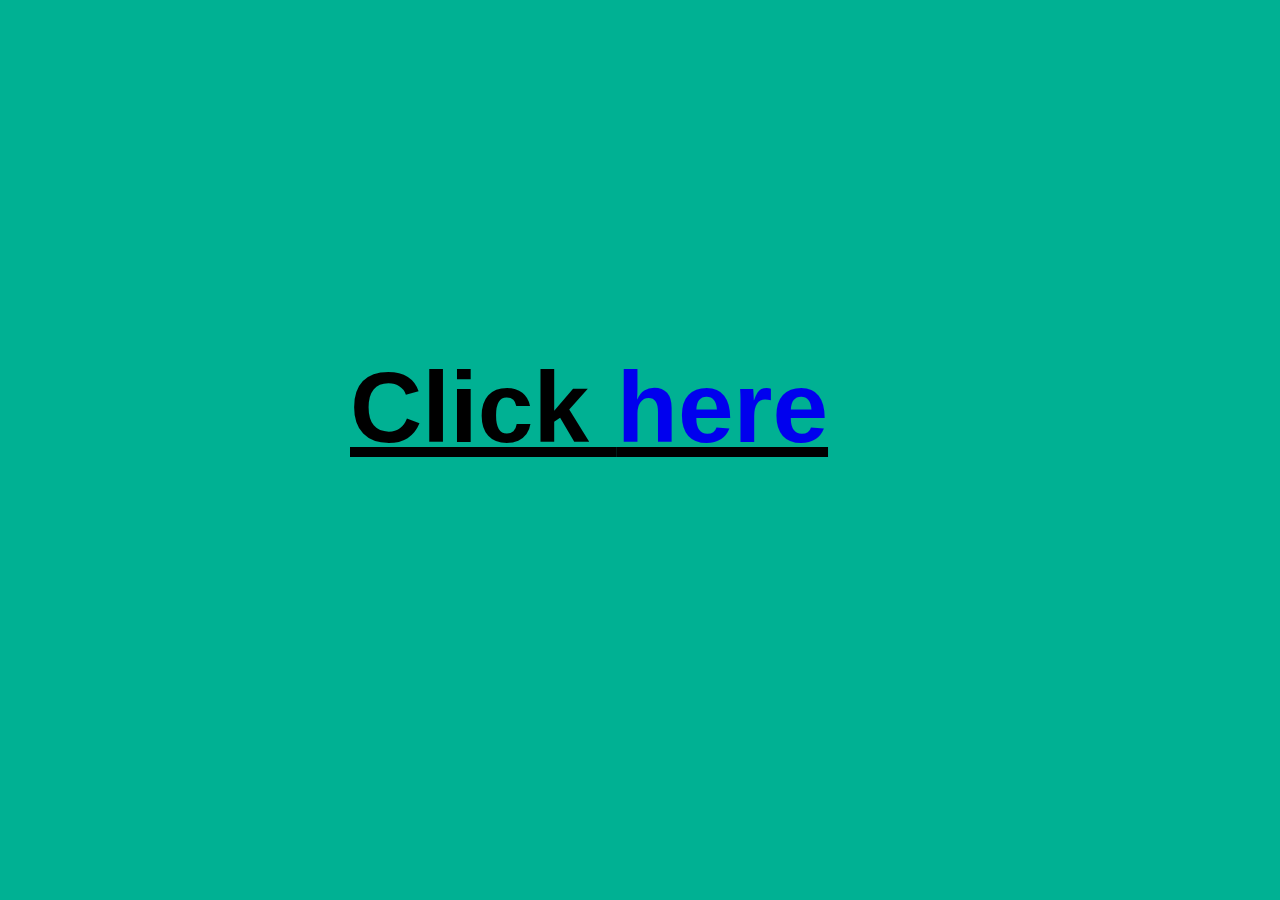
<file: ajuda.html>
<!DOCTYPE html>

<html lang="en">

<head>

    <meta charset="UTF-8">

    <meta name="viewport" content="width=device-width, initial-scale=1.0">

    <link rel="stylesheet" href="./css/ajuda.css">

    <title>Help</title>

</head>

<body>
    
    <h1 style="color: rgb(0, 0, 0);">Click <a href="aqui.html">here</a></h1>

</body>

</html>
</file>
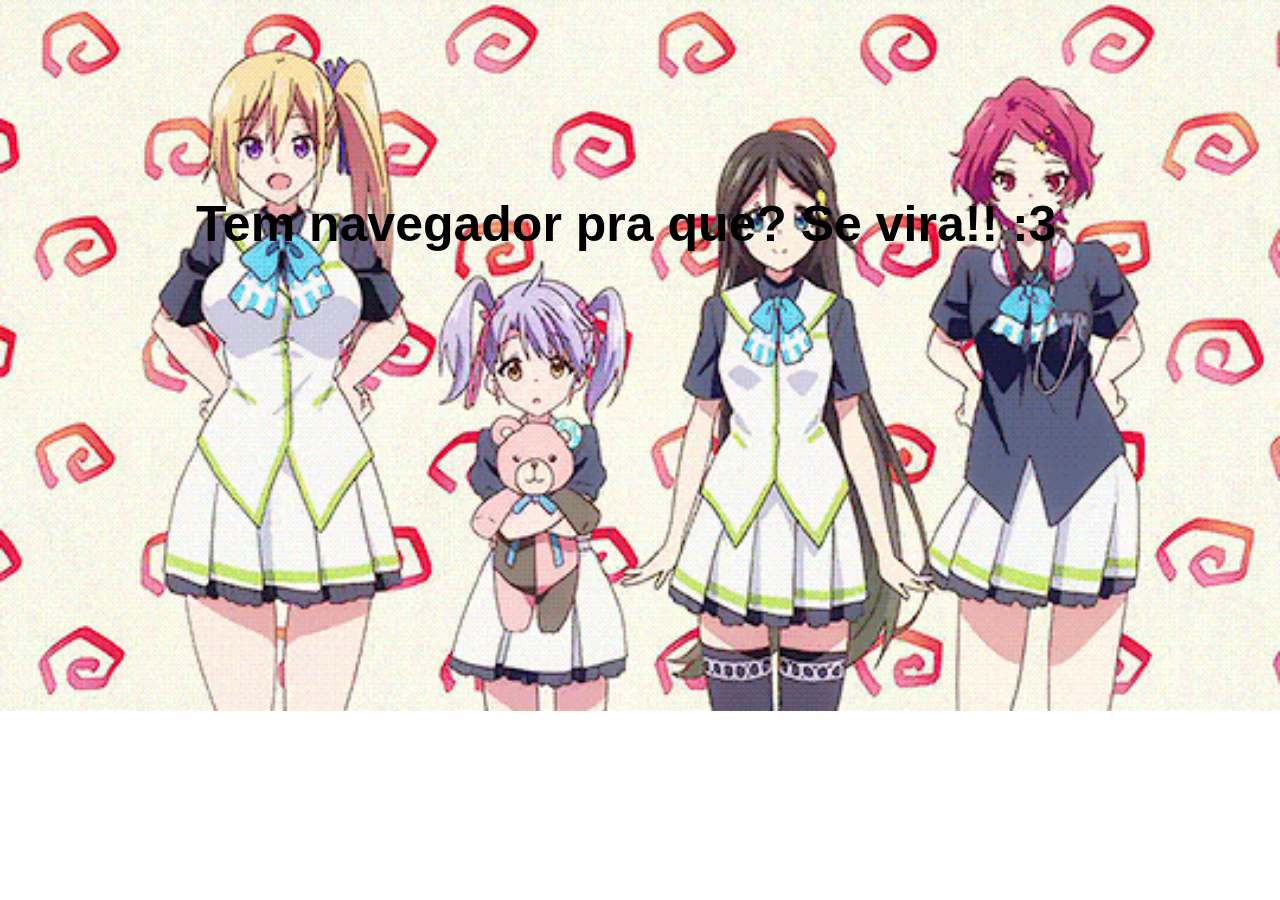
<file: aqui.html>
<!DOCTYPE html>

<html lang="en">

<head>

    <meta charset="UTF-8">

    <meta name="viewport" content="width=device-width, initial-scale=1.0">

    <link rel="stylesheet" href="./css/aqui.css">

    <title>Help</title>

</head>

<body>

    <h1>

        Tem navegador pra que? Se vira!! :3

    </h1>

    <img src="./img/aniyuki-anime-dance-gif-75.gif" class="danca">


</body>

</html>
</file>
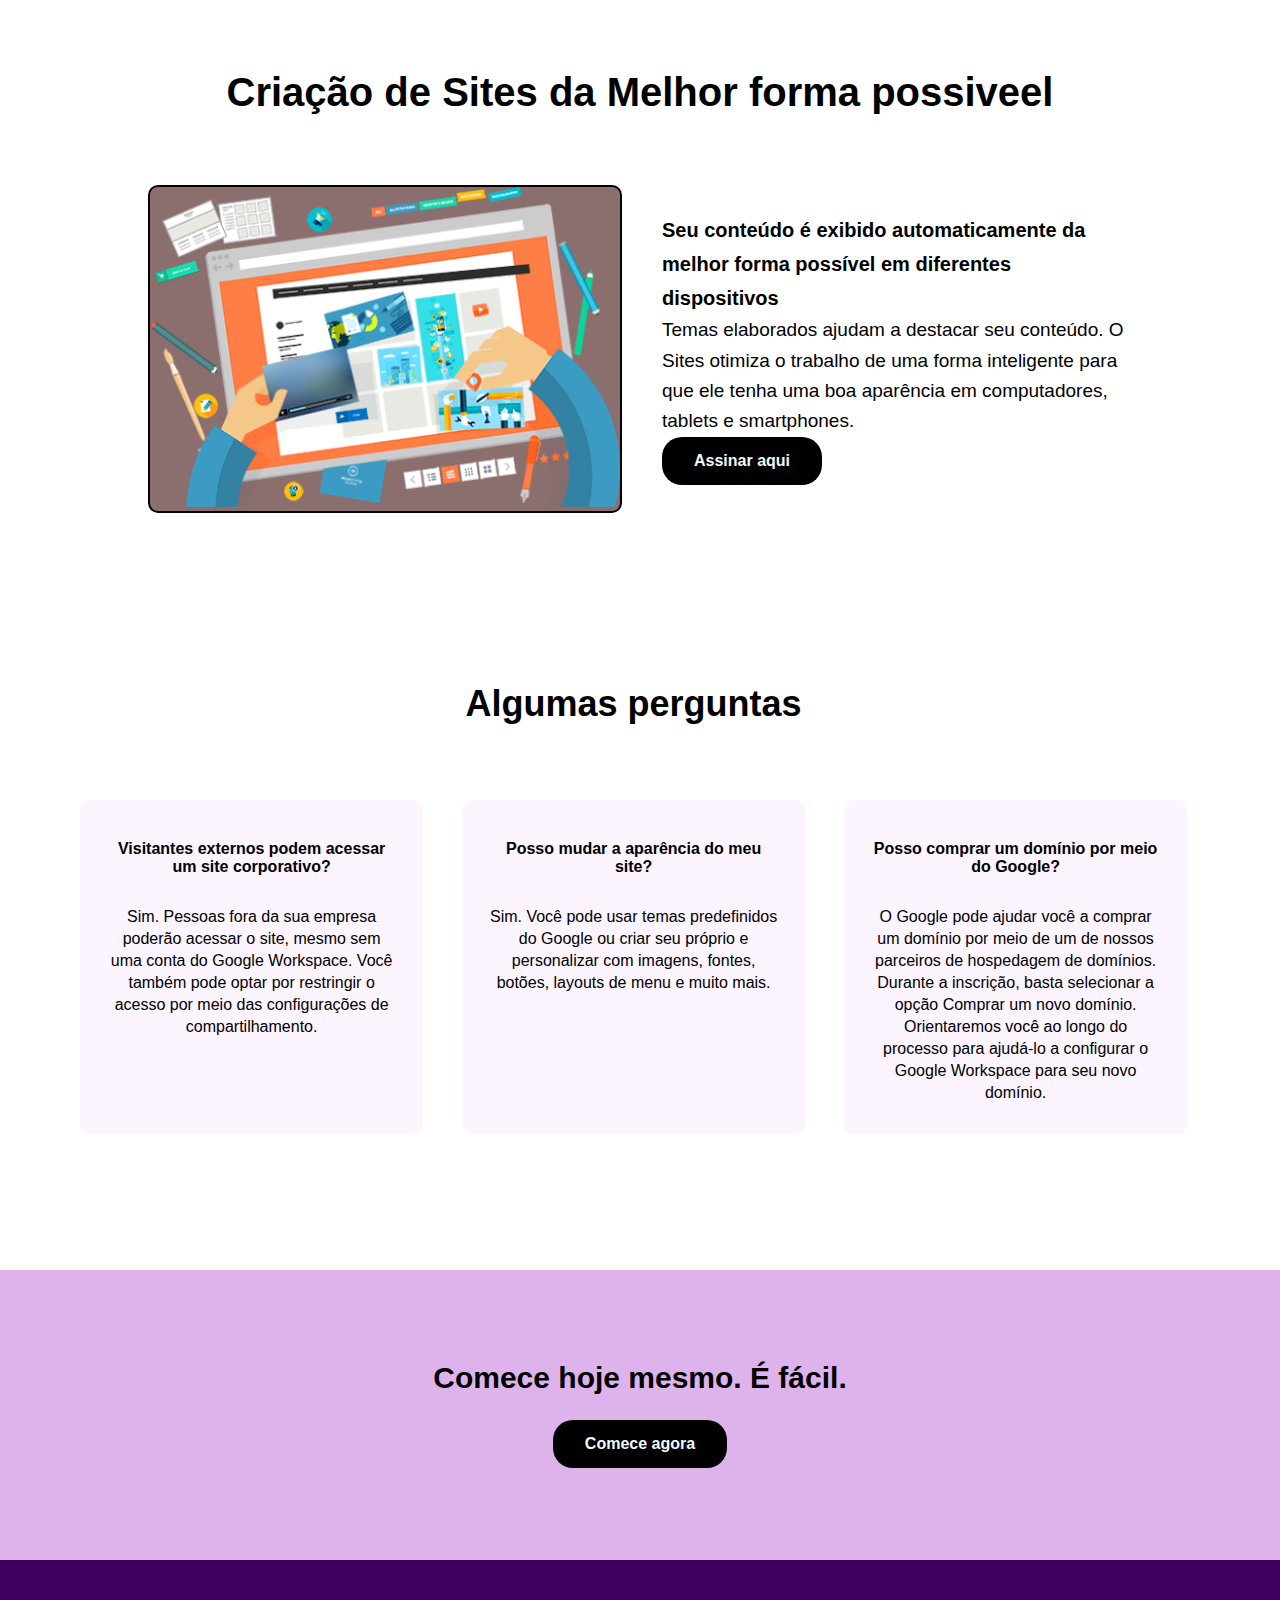
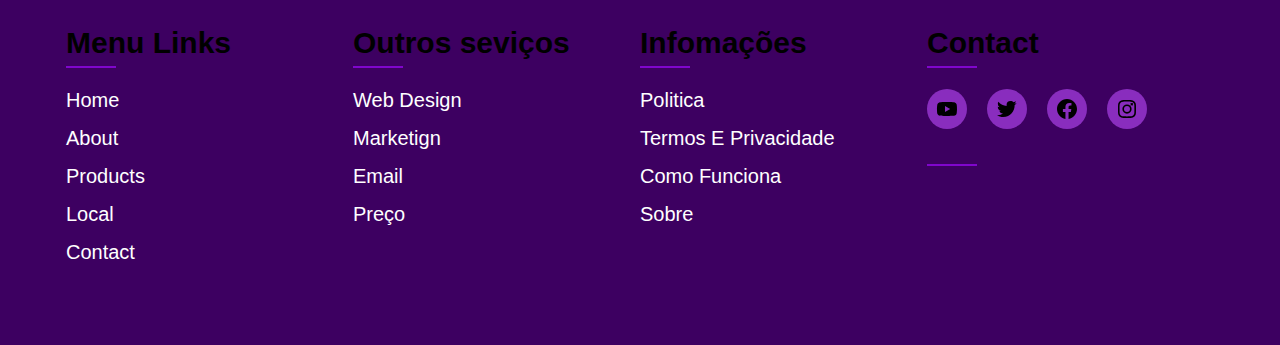
<file: criação.html>
<!DOCTYPE html>
<html lang="en">

<head>
    <meta charset="UTF-8">
    <meta name="viewport" content="width=device-width, initial-scale=1.0">
    <link rel="stylesheet" href="css/criação.css">
    <title>Criação de Sites</title>
</head>

<body>

    <section class="começo">
        <div class="conteiner">
            <h1 class="titulo">Criação de Sites da Melhor forma possiveel</h1>
            <div class="texto-content">
                <div class="imagem">
                    <img src="img/imagem-criação-1.png" alt="">
                </div>
                <div class="content">
                    <h2>Seu conteúdo é exibido automaticamente da melhor forma possível em diferentes dispositivos</h2>
                    <p>Temas elaborados ajudam a destacar seu conteúdo. O Sites otimiza o trabalho de uma forma
                        inteligente para que ele tenha
                        uma boa aparência em computadores, tablets e smartphones.</p>
                        <a class="botao" href="#">Assinar aqui </a>
                </div>
            </div>
        </div>
    </section>

    <section class="perguntas">
        <h1>Algumas perguntas</h1>
        <div class="caixas">
            <div class="pergun-col">
                <h3>Visitantes externos podem acessar um site corporativo?</h3>
                <p>Sim. Pessoas fora da sua empresa poderão acessar o site, mesmo sem uma conta do Google Workspace. Você também pode optar
                por restringir o acesso por meio das configurações de compartilhamento.</p>
            </div>
            <div class="pergun-col">
                <h3>Posso mudar a aparência do meu site?</h3>
                <p>Sim. Você pode usar temas predefinidos do Google ou criar seu próprio e personalizar com imagens, fontes, botões,
                layouts de menu e muito mais.</p>
            </div>
            <div class="pergun-col">
                <h3>Posso comprar um domínio por meio do Google?</h3>
                <p>O Google pode ajudar você a comprar um domínio por meio de um de nossos parceiros de hospedagem de domínios. Durante a
                inscrição, basta selecionar a opção Comprar um novo domínio. Orientaremos você ao longo do processo para ajudá-lo a
                configurar o Google Workspace para seu novo domínio.</p>
            </div>
        </div>
    </section>

    <section class="iniciar">
        <div class="comece-aqui">
            <p>Comece hoje mesmo. É fácil.</p>
        </div>
        <a class="botao" href="login.html">Comece agora</a>
    </section>

    <section class="contacts" id="contacts">
        <div class="footer">
            <div class="main">
                <div class="col">
                    <h4>Menu Links</h4>
                    <ul>
                        <li><a href="index.html">Home</a></li>
                        <li><a href="index.html">about</a></li>
                        <li><a href="#">Products</a></li>
                        <li><a href="#">Local</a></li>
                        <li><a href="login.html">contact</a></li>
                    </ul>
                </div>
    
                <div class="col">
                    <h4>Outros seviços</h4>
                    <ul>
                        <li><a href="#">Web Design</a></li>
                        <li><a href="#">Marketign</a></li>
                        <li><a href="#">email</a></li>
                        <li><a href="#">Preço</a></li>
                    </ul>
                </div>
    
                <div class="col">
                    <h4>Infomações</h4>
                    <ul>
                        <li><a href="#">Politica</a></li>
                        <li><a href="#">Termos e privacidade</a></li>
                        <li><a href="#">como funciona</a></li>
                        <li><a href="#">sobre</a></li>
                    </ul>
                </div>
                <div class="col">
                    <h4>Contact</h4>
                    <div class="social">
                        <a href="#"><img src="./img/youtube.png" alt=""></a>
                        <a href="#"><img src="./img/twitter-logo-24.png" alt=""></a>
                        <a href="#"><img src="./img/facebook-circle-logo-24.png" alt=""></a>
                        <a href="#"><img src="./img/instagram-logo-24.png" alt=""></a>
                    </div>
    
                    <div class="fim-credit">
                        <h4></h4>
                    </div>
    
                </div>
            </div>
    
        </div>
    
    </section>



</body>

</html>
</file>
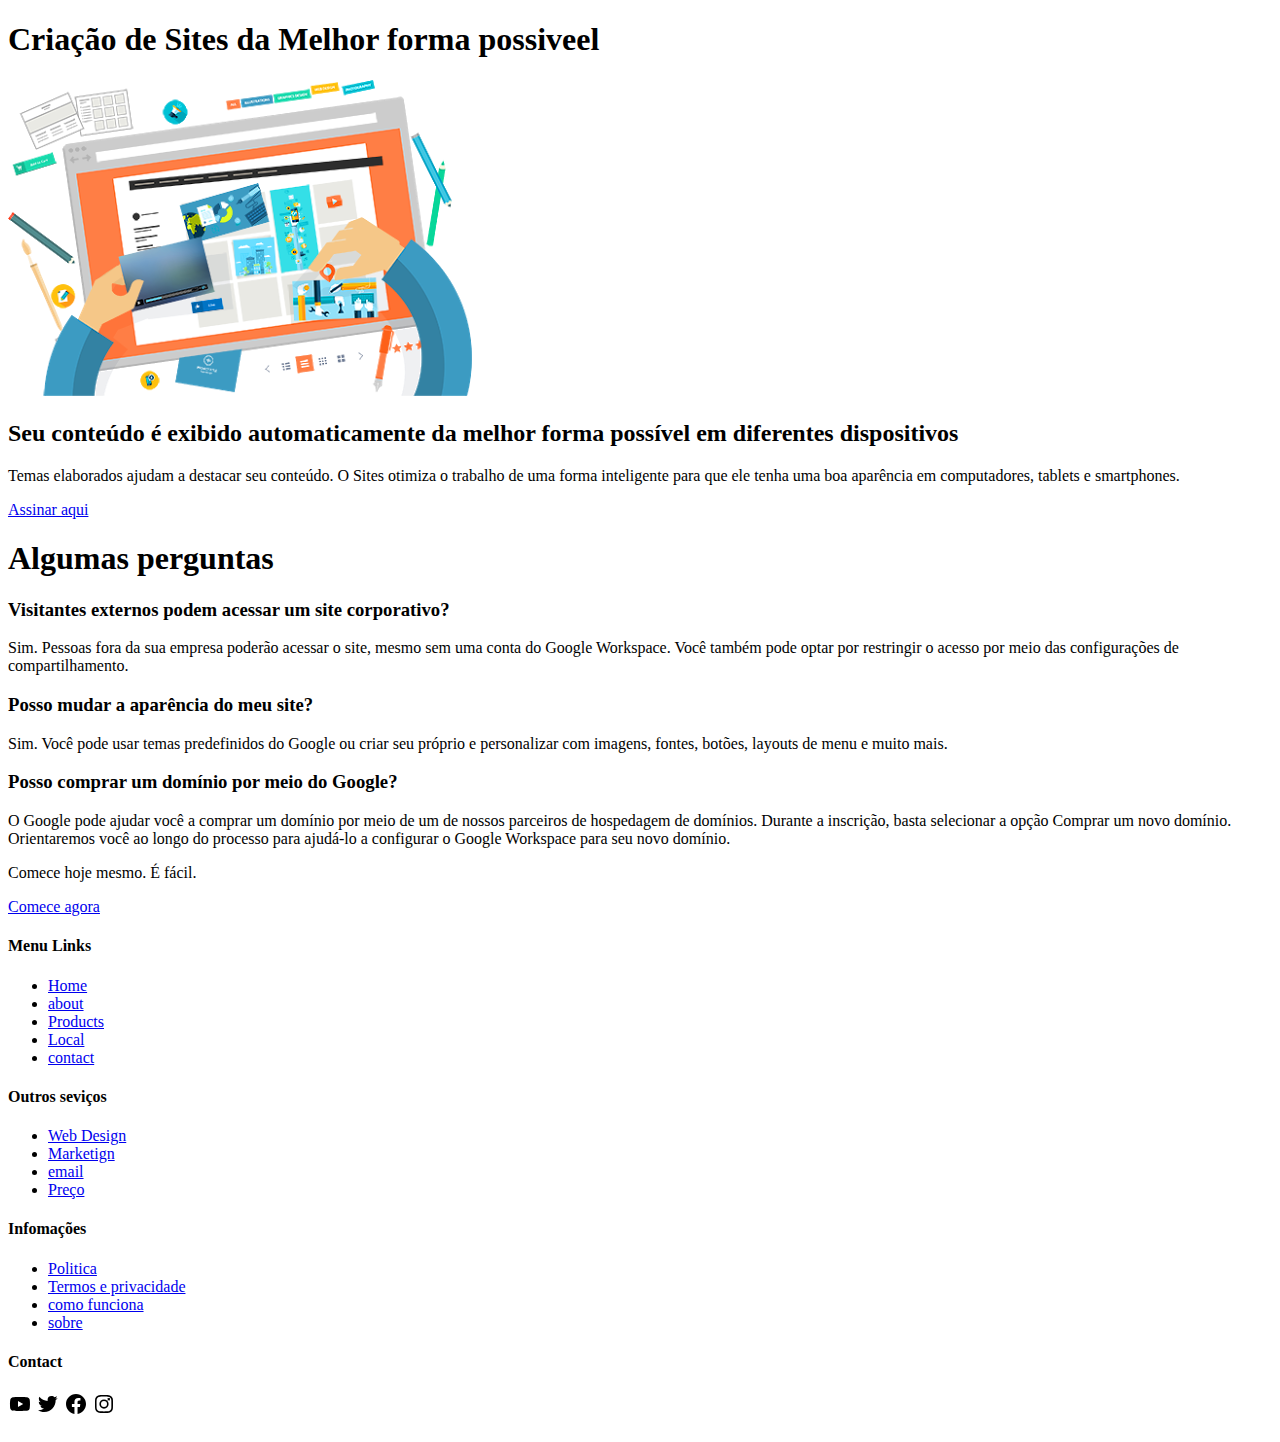
<file: design.html>
<!DOCTYPE html>
<html lang="en">
<head>
    <meta charset="UTF-8">
    <meta name="viewport" content="width=device-width, initial-scale=1.0">
    <title>Document</title>
</head>
<body>
    <section class="começo">
        <div class="conteiner">
            <h1 class="titulo">Criação de Sites da Melhor forma possiveel</h1>
            <div class="texto-content">
                <div class="imagem">
                    <img src="img/imagem-criação-1.png" alt="">
                </div>
                <div class="content">
                    <h2>Seu conteúdo é exibido automaticamente da melhor forma possível em diferentes dispositivos</h2>
                    <p>Temas elaborados ajudam a destacar seu conteúdo. O Sites otimiza o trabalho de uma forma
                        inteligente para que ele tenha
                        uma boa aparência em computadores, tablets e smartphones.</p>
                    <a class="botao" href="#">Assinar aqui </a>
                </div>
            </div>
        </div>
    </section>
    
    <section class="perguntas">
        <h1>Algumas perguntas</h1>
        <div class="caixas">
            <div class="pergun-col">
                <h3>Visitantes externos podem acessar um site corporativo?</h3>
                <p>Sim. Pessoas fora da sua empresa poderão acessar o site, mesmo sem uma conta do Google Workspace. Você
                    também pode optar
                    por restringir o acesso por meio das configurações de compartilhamento.</p>
            </div>
            <div class="pergun-col">
                <h3>Posso mudar a aparência do meu site?</h3>
                <p>Sim. Você pode usar temas predefinidos do Google ou criar seu próprio e personalizar com imagens, fontes,
                    botões,
                    layouts de menu e muito mais.</p>
            </div>
            <div class="pergun-col">
                <h3>Posso comprar um domínio por meio do Google?</h3>
                <p>O Google pode ajudar você a comprar um domínio por meio de um de nossos parceiros de hospedagem de
                    domínios. Durante a
                    inscrição, basta selecionar a opção Comprar um novo domínio. Orientaremos você ao longo do processo para
                    ajudá-lo a
                    configurar o Google Workspace para seu novo domínio.</p>
            </div>
        </div>
    </section>
    
    <section class="iniciar">
        <div class="comece-aqui">
            <p>Comece hoje mesmo. É fácil.</p>
        </div>
        <a class="botao" href="login.html">Comece agora</a>
    </section>
    
    <section class="contacts" id="contacts">
        <div class="footer">
            <div class="main">
                <div class="col">
                    <h4>Menu Links</h4>
                    <ul>
                        <li><a href="index.html">Home</a></li>
                        <li><a href="index.html">about</a></li>
                        <li><a href="#">Products</a></li>
                        <li><a href="#">Local</a></li>
                        <li><a href="login.html">contact</a></li>
                    </ul>
                </div>
    
                <div class="col">
                    <h4>Outros seviços</h4>
                    <ul>
                        <li><a href="#">Web Design</a></li>
                        <li><a href="#">Marketign</a></li>
                        <li><a href="#">email</a></li>
                        <li><a href="#">Preço</a></li>
                    </ul>
                </div>
    
                <div class="col">
                    <h4>Infomações</h4>
                    <ul>
                        <li><a href="#">Politica</a></li>
                        <li><a href="#">Termos e privacidade</a></li>
                        <li><a href="#">como funciona</a></li>
                        <li><a href="#">sobre</a></li>
                    </ul>
                </div>
                <div class="col">
                    <h4>Contact</h4>
                    <div class="social">
                        <a href="#"><img src="./img/youtube.png" alt=""></a>
                        <a href="#"><img src="./img/twitter-logo-24.png" alt=""></a>
                        <a href="#"><img src="./img/facebook-circle-logo-24.png" alt=""></a>
                        <a href="#"><img src="./img/instagram-logo-24.png" alt=""></a>
                    </div>
    
                    <div class="fim-credit">
                        <h4></h4>
                    </div>
    
                </div>
            </div>
    
        </div>
    
    </section>

</body>
</html>
</file>
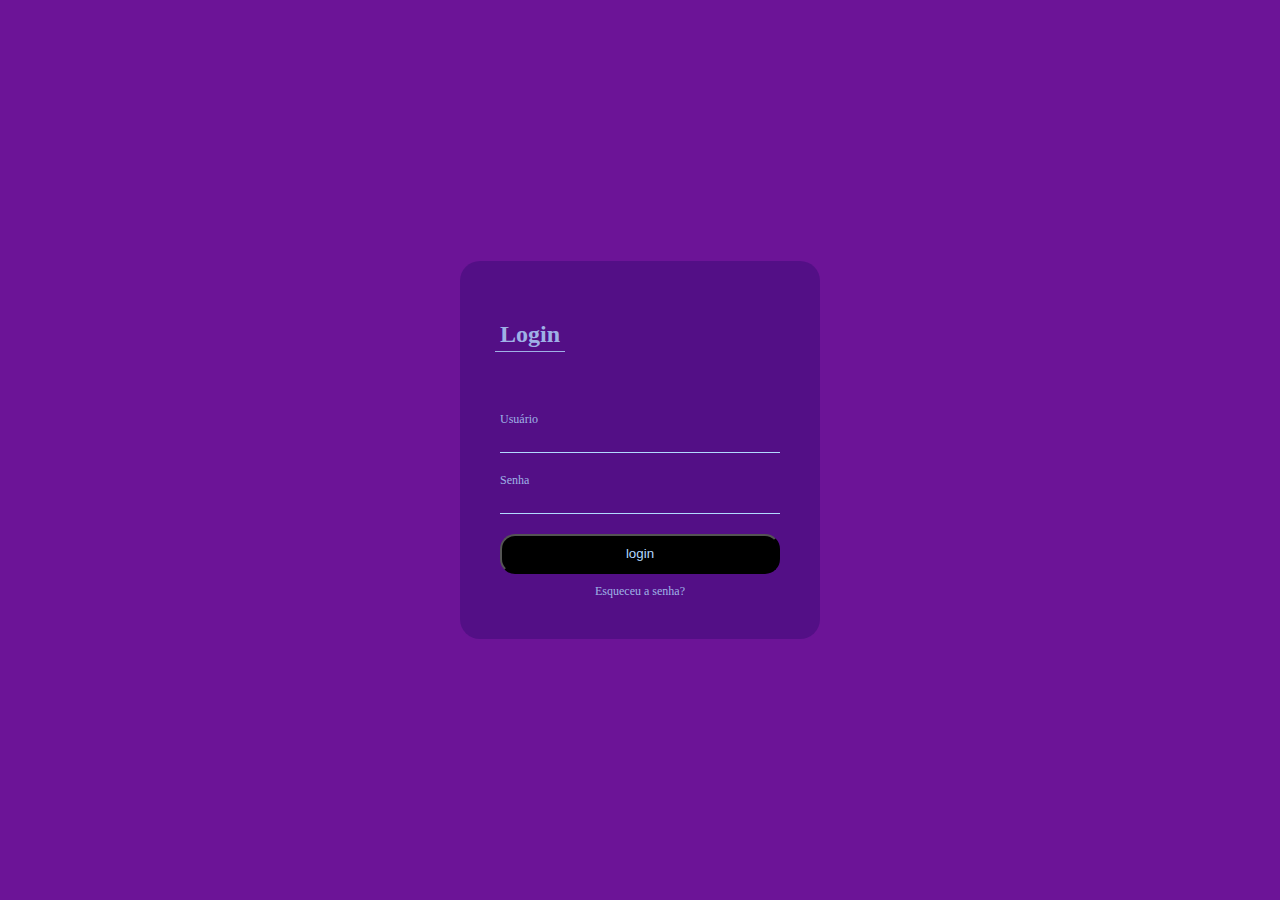
<file: login.html>
<!DOCTYPE html>

<html lang="pt-br">

<head>
    
    <meta charset="UTF-8">

    <meta name="viewport" content="width=device-width, initial-scale=1.0">

    <link rel="stylesheet" href="./css/login.css">

    <title>Login</title>

</head>

<body>
    
    <div id="login">

        <form class="card">

            <div class="card-header">

                <h2>Login</h2>

    </div>

    <div class="card-content">

        <div class="card-content-area">

            <label for="usuario">Usuário</label>

            <input type="text" id="usuario" autocomplete="off">

        </div>

        <div class="card-content-area">

            <label for="password">Senha</label>

            <input type="password" id="password" autocomplete="off">

        </div>

    </div>

    <div class="card-footer">

        <input type="submit" value="login" class="submit">

        <a href="#" class="recuperar_senha">Esqueceu a senha?</a>

    </div>

</form>

</div>

</body>

</html>
</file>
<file: css/ajuda.css>
* {

    margin: 0;

    padding: 0;

    box-sizing: border-box;

    text-decoration: none;

    font-family: 'inter', sans-serif;

}

body {

    background: rgb(0, 177, 147);
}

h1 {

    margin: 350px;

    font-size: 100px;
    
    text-decoration: underline;

}
</file>
<file: css/aqui.css>
* {

    margin: 0;

    padding: 0;

    box-sizing: border-box;

    text-decoration: none;

    font-family: 'inter', sans-serif;

}

h1 {

    margin: 195px;

    padding: 0;

    font-size: 50px;

    position: absolute;

    left: 1px;

}

.danca {

    width: 100%;

}
</file>
<file: css/criação.css>
* {
    margin: 0px;
    padding: 0px;
    box-sizing: border-box;
    font-family: sans-serif;
    text-decoration: none;
}

.conteiner {
    width: 80%;
    margin: 50px auto;
    padding: 20px;
}

.titulo {
    text-align: center;
    font-size: 40px;
    font-weight: bold;
    margin-bottom: 70px;
}

.texto-content {
    display: flex;
    align-items: center;
    flex-wrap: wrap;
}

.imagem {
    flex: 1;
    margin-right: 20px;
    overflow: hidden;
    border-radius: 10px ;
    border: 2px solid #000000;
    background: #8b6e6e;
}

.imagem img {
    width: 100%;
    transition: transform 0.3s ease;
}

.imagem:hover img {
    transform: scale(1.1);
}

.content {
    flex: 1;
    margin-left: 20px;
}

.content p {
    font-size: 19px;
    line-height: 1.6;
}

.content h2 {
    font-size: 20px;
    line-height: 1.7;
}

.botao {
    display: inline-block;
    background-color: rgb(0, 0, 0);
    color: aliceblue;
    text-decoration: none;
    border: 2px solid transparent;
    font-weight: bold;
    padding: 13px 30px;
    border-radius: 20px;
    transition: 0.4s;
}

.botao:hover {
    background: transparent;
    color: black;
    border: 2px solid mediumpurple;
    transform: scale(1.0) translateY(8px);
    transition: .4s;
}



.perguntas {
    width: 99%;
    margin-top: auto;
    text-align: center;
    padding-top: 100px;
    padding: 80px;
}

.perguntas h1 {
    padding: 20px;
    font-size: 36px;
    font-weight: 600;
}

.perguntas h3 {
    padding: 10px;
    font-size: 16px;
    font-weight: 600;
}

.perguntas p {
    font-weight: 300;
    line-height: 22px;
    padding: 10px;

}

.caixas {
    margin-top: 5%;
    display: flex;
    justify-content: space-between;
}

.pergun-col {
    flex-basis: 31%;
    background: #fcf3fff3;
    border-radius: 10px;
    margin-bottom: 5%;
    padding: 20px 17px;
    box-sizing: border-box;
    transition: 0.5s;
}

.pergun-col h3 {
    text-align: center;
    font-weight: 600;
    margin: 10px 0;
}

.pergun-col:hover {
    box-shadow: 0 0 20px 0px rgba(0, 0, 0, 0.2);
}

.iniciar {
    width: 100%;
    height: 290px;
    background: rgb(222, 179, 235);
    display: flex;
    align-items: center;
    flex-direction: column;
    justify-content: center;
}

.iniciar p {
    color: #000000;
    font-size: 30px;
    font-weight: bold;
    margin-bottom: 25px;
}

.iniciar .botao {
    background-color: rgb(0, 0, 0);
    color: aliceblue;
    text-decoration: none;
    border: 2px solid transparent;
    font-weight: bold;
    padding: 13px 30px;
    border-radius: 20px;
    transition: 0.4s;
}

.iniciar .botao:hover {
    background-color: transparent;
    border: 2px solid mediumpurple;
    cursor: pointer;
}

.contacts {
    background: #3d0061;
}

ul li {
    display: block;
}

.main {
    display: flex;
    flex-wrap: wrap;
}

.footer {
    padding: 66px;

}

.col {
    width: 25%;
}

.col h4 {
    font-size: 30px;
    color: #000000;
    margin-bottom: 29px;
    position: relative;

}

.col h4::before {
    content: "";
    position: absolute;
    height: 2px;
    width: 50px;
    left: 0;
    bottom: -8px;
    background: #8006cc;
}

.col ul li:not(last-child) {
    margin-bottom: 15px;
}

.col ul li a {
    color: #ffffff;
    font-size: 20px;
    display: block;
    text-transform: capitalize;
    transition: .4s;
}

.col ul li a:hover {
    color: rgb(132, 0, 255);
    transform: translateX(-12px);
}

.col .social {
    width: 220px;
    display: flex;
    align-items: center;
    justify-content: space-between;
}

.col .social a {
    height: 40px;
    width: 40px;
    background: #892dbe;
    color: #ffefe8;
    display: inline-flex;
    align-items: center;
    justify-content: center;
    border-radius: 50%;
    font-size: 1.5rem;
    transition: .4s;
}

.col .social a:hover {
    transform: scale(1.2);
    background: #d283ff;
}


@media screen and (max-width: 768px) {
    .texto-content {
        flex-direction: column;
    }

    .imagem,
    .content {
        margin: 0;
        margin-bottom: 25px;
    }

    .titulo {
        font-size: 38px;
        margin-bottom: 50px;
    }

    .caixas {
        flex-direction: column;
    }

    .col {
        width: 30%;
        margin-top: 10px;
    }
}
</file>
<file: css/login.css>
body {

    padding: 0;

    margin: 0;

    background-color: #6c1497;

}

#login {

    display: flex;

    align-items: center;

    justify-content: center;

    height: 100vh;

    font-family: Cambria, Cochin, Georgia, Times, 'Times New Roman', serif;

}

.card {

    background-color: rgba(28, 5, 96, 0.3);

    padding: 40px;

    border-radius: 2px;

    width:280px;

    border-radius: 20px;

}

.card-header {

    padding-bottom: 50px;

    opacity: 0.8;

    color: rgb(178, 217, 255);

}

.card-header::after {

    content: "";

    width: 70px;

    height: 1px;

    background-color: rgb(178, 217, 255);

    display: block;

    margin-top: -17px;

    margin-left: -5px;

}

.card-content label {

    color: rgb(178, 217, 255);

    font-size: 12px;

    opacity: 0.8;

}

.card-content-area {

    display: flex;

    flex-direction: column;

    padding:10px 0;

}

.card-content-area input {

    margin-top: 10px;

    padding:0 5px;

    background-color: transparent;

    border:none;

    border-bottom: 1px solid rgb(178, 217, 255);

    outline: none;

    color: rgb(178, 217, 255);

}

.card-footer {

    display: flex;

    flex-direction: column;

}

.card-footer .submit{

    width: 100%;

    height: 40px;

    background-color: #000000;

    border-radius: 15px;

    color:rgb(178, 217, 255);

    margin: 10px 0;


}

.card-footer a {

    text-align: center;

    font-size: 12px;

    opacity: 0.8;

    color: rgb(178, 217, 255);

    text-decoration: none;

}
</file>
